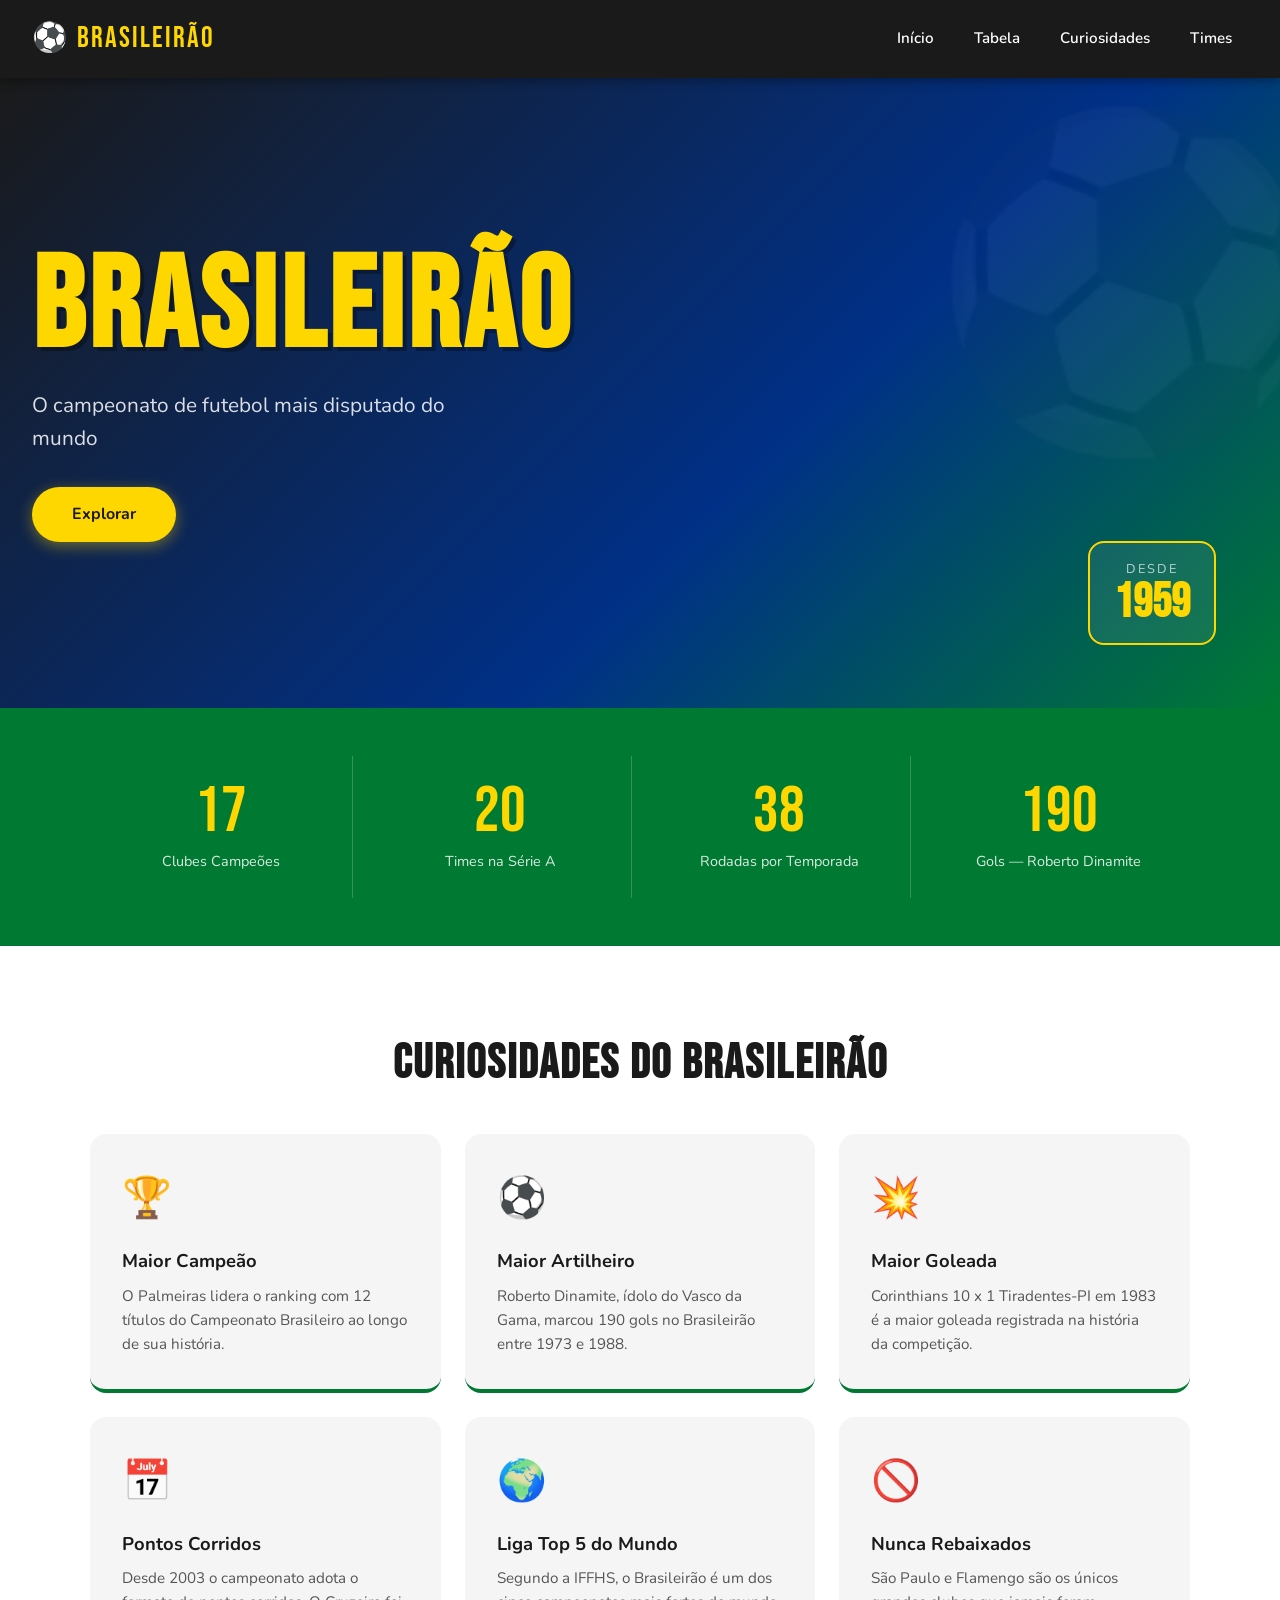
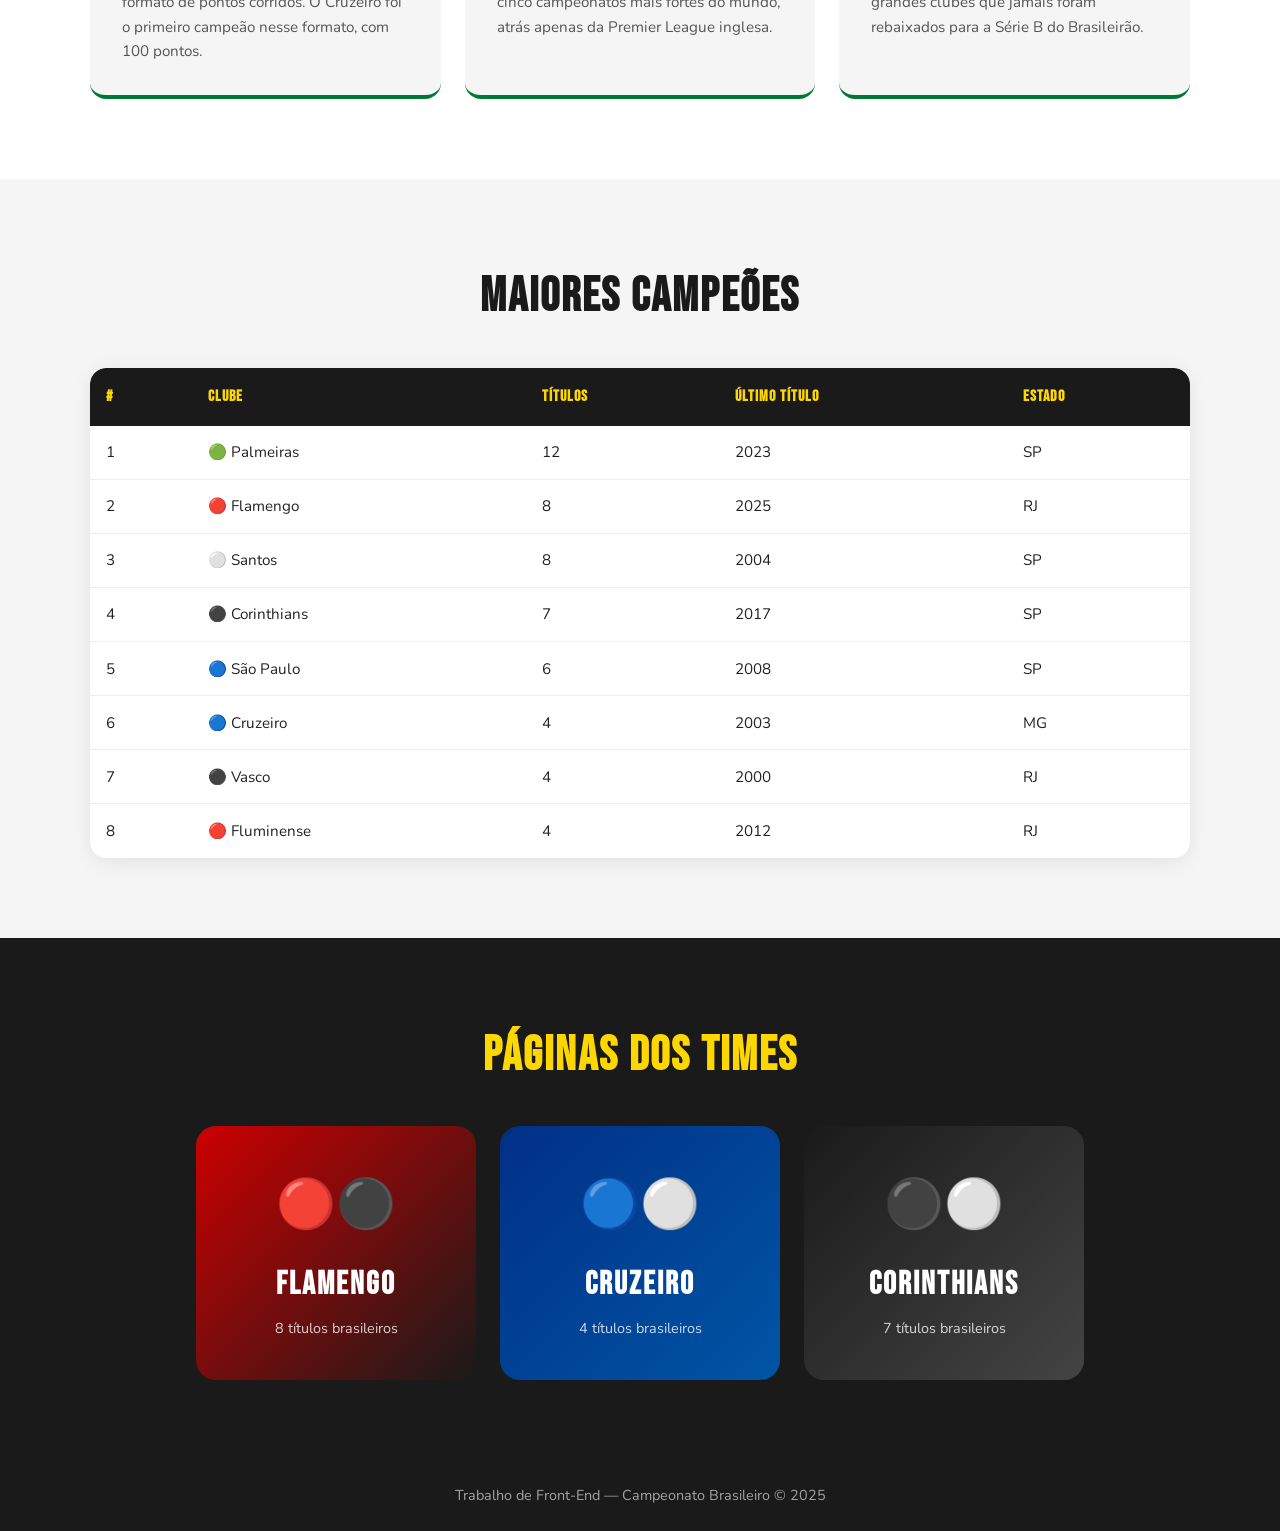
<file: index.html>
<!DOCTYPE html>
<html lang="pt-BR">
<head>
  <meta charset="UTF-8">
  <meta name="viewport" content="width=device-width, initial-scale=1.0">
  <title>Brasileirão - O Maior Campeonato do Brasil</title>
  <link rel="preconnect" href="https://fonts.googleapis.com">
  <link rel="preconnect" href="https://fonts.gstatic.com" crossorigin>
  <link href="https://fonts.googleapis.com/css2?family=Bebas+Neue&family=Nunito:wght@400;600;700&display=swap" rel="stylesheet">
  <link rel="stylesheet" href="index.css">
</head>
<body>

  <nav class="navbar">
    <div class="nav-logo">⚽ Brasileirão</div>
    <input type="checkbox" id="nav-toggle" class="nav-toggle">
    <label for="nav-toggle" class="nav-icon">&#9776;</label>
    <ul class="nav-links">
      <li><a href="index.html">Início</a></li>
      <li><a href="#">Tabela</a></li>
      <li><a href="#">Curiosidades</a></li>
      <li><a href="#">Times</a></li>
    </ul>
  </nav>

  <header class="hero">
    <div class="hero-conteudo">
      <h1>Brasileirão</h1>
      <p>O campeonato de futebol mais disputado do mundo</p>
      <a href="#curiosidades" class="btn-hero">Explorar</a>
    </div>
    <div class="hero-badge">
      <span>Desde</span>
      <strong>1959</strong>
    </div>
  </header>

  <main>

    <section class="numeros">
      <div class="container">
        <div class="numeros-grid">
          <div class="numero-card">
            <span class="numero-valor">17</span>
            <span class="numero-label">Clubes Campeões</span>
          </div>
          <div class="numero-card">
            <span class="numero-valor">20</span>
            <span class="numero-label">Times na Série A</span>
          </div>
          <div class="numero-card">
            <span class="numero-valor">38</span>
            <span class="numero-label">Rodadas por Temporada</span>
          </div>
          <div class="numero-card">
            <span class="numero-valor">190</span>
            <span class="numero-label">Gols — Roberto Dinamite</span>
          </div>
        </div>
      </div>
    </section>

    <section id="curiosidades" class="curiosidades">
      <div class="container">
        <h2 class="secao-titulo">Curiosidades do Brasileirão</h2>
        <div class="cards-grid">
          <article class="card">
            <div class="card-icon">🏆</div>
            <h3>Maior Campeão</h3>
            <p>O Palmeiras lidera o ranking com 12 títulos do Campeonato Brasileiro ao longo de sua história.</p>
          </article>
          <article class="card">
            <div class="card-icon">⚽</div>
            <h3>Maior Artilheiro</h3>
            <p>Roberto Dinamite, ídolo do Vasco da Gama, marcou 190 gols no Brasileirão entre 1973 e 1988.</p>
          </article>
          <article class="card">
            <div class="card-icon">💥</div>
            <h3>Maior Goleada</h3>
            <p>Corinthians 10 x 1 Tiradentes-PI em 1983 é a maior goleada registrada na história da competição.</p>
          </article>
          <article class="card">
            <div class="card-icon">📅</div>
            <h3>Pontos Corridos</h3>
            <p>Desde 2003 o campeonato adota o formato de pontos corridos. O Cruzeiro foi o primeiro campeão nesse formato, com 100 pontos.</p>
          </article>
          <article class="card">
            <div class="card-icon">🌍</div>
            <h3>Liga Top 5 do Mundo</h3>
            <p>Segundo a IFFHS, o Brasileirão é um dos cinco campeonatos mais fortes do mundo, atrás apenas da Premier League inglesa.</p>
          </article>
          <article class="card">
            <div class="card-icon">🚫</div>
            <h3>Nunca Rebaixados</h3>
            <p>São Paulo e Flamengo são os únicos grandes clubes que jamais foram rebaixados para a Série B do Brasileirão.</p>
          </article>
        </div>
      </div>
    </section>

    <section class="tabela-secao">
      <div class="container">
        <h2 class="secao-titulo">Maiores Campeões</h2>
        <div class="tabela-wrapper">
          <table>
            <thead>
              <tr>
                <th>#</th>
                <th>Clube</th>
                <th>Títulos</th>
                <th>Último Título</th>
                <th>Estado</th>
              </tr>
            </thead>
            <tbody>
              <tr>
                <td>1</td>
                <td>🟢 Palmeiras</td>
                <td>12</td>
                <td>2023</td>
                <td>SP</td>
              </tr>
              <tr>
                <td>2</td>
                <td>🔴 Flamengo</td>
                <td>8</td>
                <td>2025</td>
                <td>RJ</td>
              </tr>
              <tr>
                <td>3</td>
                <td>⚪ Santos</td>
                <td>8</td>
                <td>2004</td>
                <td>SP</td>
              </tr>
              <tr>
                <td>4</td>
                <td>⚫ Corinthians</td>
                <td>7</td>
                <td>2017</td>
                <td>SP</td>
              </tr>
              <tr>
                <td>5</td>
                <td>🔵 São Paulo</td>
                <td>6</td>
                <td>2008</td>
                <td>SP</td>
              </tr>
              <tr>
                <td>6</td>
                <td>🔵 Cruzeiro</td>
                <td>4</td>
                <td>2003</td>
                <td>MG</td>
              </tr>
              <tr>
                <td>7</td>
                <td>⚫ Vasco</td>
                <td>4</td>
                <td>2000</td>
                <td>RJ</td>
              </tr>
              <tr>
                <td>8</td>
                <td>🔴 Fluminense</td>
                <td>4</td>
                <td>2012</td>
                <td>RJ</td>
              </tr>
            </tbody>
          </table>
        </div>
      </div>
    </section>

    <section class="times-secao">
      <div class="container">
        <h2 class="secao-titulo">Páginas dos Times</h2>
        <div class="times-flex">
          <a href="flamengo.html" class="time-card flamengo">
            <div class="time-escudo">🔴⚫</div>
            <h3>Flamengo</h3>
            <p>8 títulos brasileiros</p>
          </a>
          <a href="cruzeiro.html" class="time-card cruzeiro">
            <div class="time-escudo">🔵⚪</div>
            <h3>Cruzeiro</h3>
            <p>4 títulos brasileiros</p>
          </a>
          <a href="corinthians.html" class="time-card corinthians">
            <div class="time-escudo">⚫⚪</div>
            <h3>Corinthians</h3>
            <p>7 títulos brasileiros</p>
          </a>
        </div>
      </div>
    </section>

  </main>

  <footer class="rodape">
    <p>Trabalho de Front-End &mdash; Campeonato Brasileiro &copy; 2025</p>
  </footer>

</body>
</html>
</file>
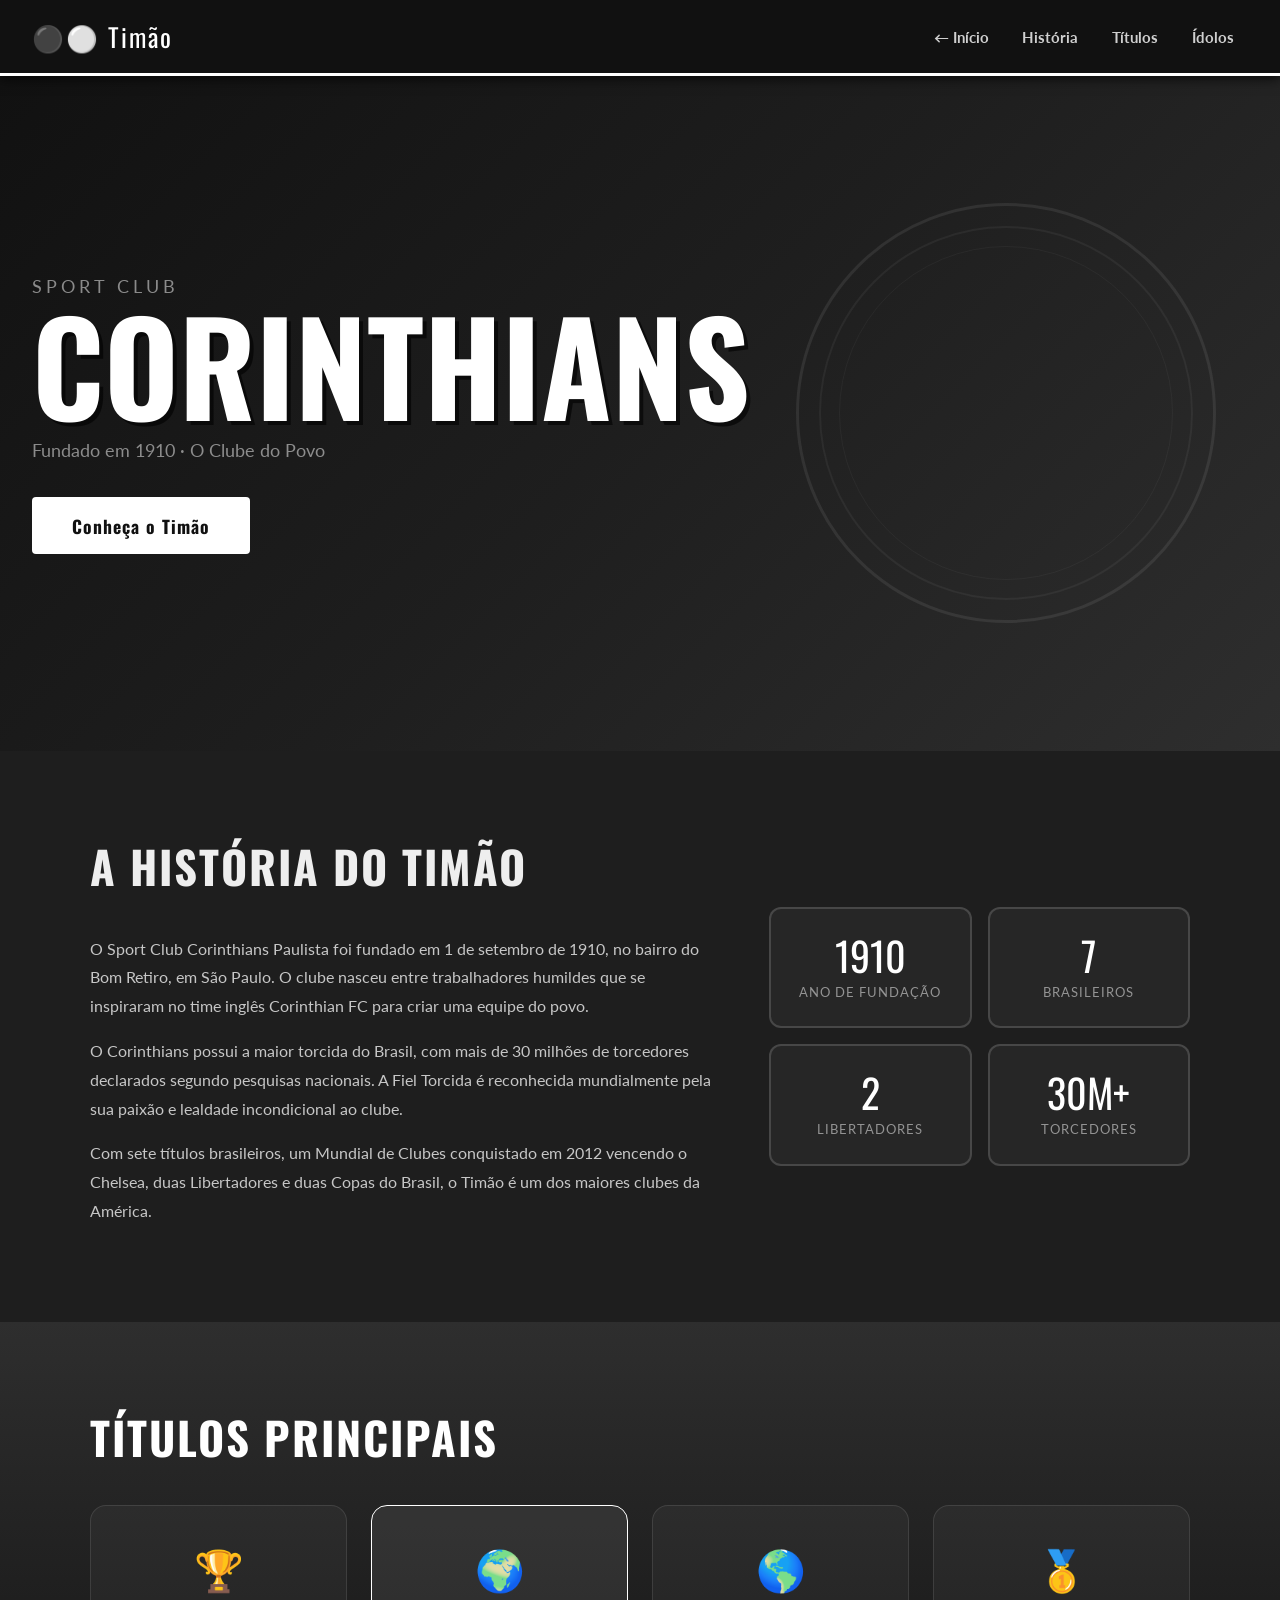
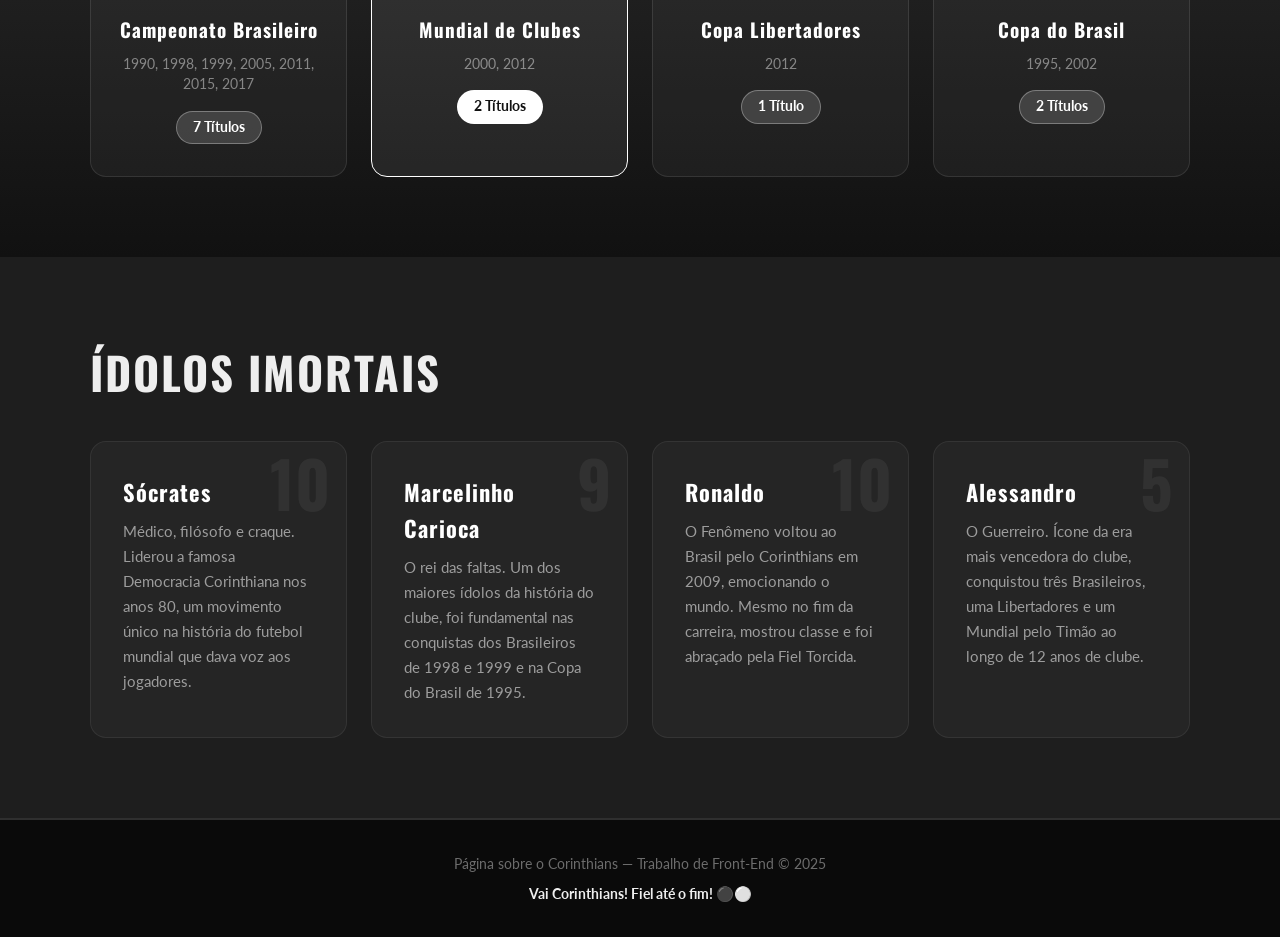
<file: Corinthians.html>
<!DOCTYPE html>
<html lang="pt-BR">
<head>
  <meta charset="UTF-8">
  <meta name="viewport" content="width=device-width, initial-scale=1.0">
  <title>Corinthians - O Timão</title>
  <link rel="preconnect" href="https://fonts.googleapis.com">
  <link rel="preconnect" href="https://fonts.gstatic.com" crossorigin>
  <link href="https://fonts.googleapis.com/css2?family=Oswald:wght@400;600;700&family=Lato:wght@400;700&display=swap" rel="stylesheet">
  <link rel="stylesheet" href="corinthians.css">
</head>
<body>

  <nav class="navbar">
    <div class="nav-logo">⚫⚪ Timão</div>
    <input type="checkbox" id="nav-toggle" class="nav-toggle">
    <label for="nav-toggle" class="nav-icon">&#9776;</label>
    <ul class="nav-links">
      <li><a href="index.html">← Início</a></li>
      <li><a href="#historia">História</a></li>
      <li><a href="#titulos">Títulos</a></li>
      <li><a href="#idolos">Ídolos</a></li>
    </ul>
  </nav>

  <header class="hero">
    <div class="hero-conteudo">
      <p class="hero-sub">Sport Club</p>
      <h1>Corinthians</h1>
      <p class="hero-desc">Fundado em 1910 · O Clube do Povo</p>
      <a href="#historia" class="btn-hero">Conheça o Timão</a>
    </div>
    <div class="hero-circulo"></div>
  </header>

  <main>

    <section id="historia" class="historia-secao">
      <div class="container">
        <div class="historia-grid">
          <div class="historia-texto">
            <h2 class="secao-titulo">A História do Timão</h2>
            <p>
              O Sport Club Corinthians Paulista foi fundado em 1 de setembro de 1910, no bairro do Bom
              Retiro, em São Paulo. O clube nasceu entre trabalhadores humildes que se inspiraram no
              time inglês Corinthian FC para criar uma equipe do povo.
            </p>
            <p>
              O Corinthians possui a maior torcida do Brasil, com mais de 30 milhões de torcedores
              declarados segundo pesquisas nacionais. A Fiel Torcida é reconhecida mundialmente pela
              sua paixão e lealdade incondicional ao clube.
            </p>
            <p>
              Com sete títulos brasileiros, um Mundial de Clubes conquistado em 2012 vencendo o Chelsea,
              duas Libertadores e duas Copas do Brasil, o Timão é um dos maiores clubes da América.
            </p>
          </div>
          <div class="historia-destaque">
            <div class="destaque-box">
              <span class="destaque-numero">1910</span>
              <span class="destaque-label">Ano de Fundação</span>
            </div>
            <div class="destaque-box">
              <span class="destaque-numero">7</span>
              <span class="destaque-label">Brasileiros</span>
            </div>
            <div class="destaque-box">
              <span class="destaque-numero">2</span>
              <span class="destaque-label">Libertadores</span>
            </div>
            <div class="destaque-box">
              <span class="destaque-numero">30M+</span>
              <span class="destaque-label">Torcedores</span>
            </div>
          </div>
        </div>
      </div>
    </section>

    <section id="titulos" class="titulos-secao">
      <div class="container">
        <h2 class="secao-titulo claro">Títulos Principais</h2>
        <div class="titulos-grid">
          <div class="titulo-card">
            <div class="titulo-icone">🏆</div>
            <h3>Campeonato Brasileiro</h3>
            <p class="titulo-anos">1990, 1998, 1999, 2005, 2011, 2015, 2017</p>
            <span class="titulo-qtd">7 Títulos</span>
          </div>
          <div class="titulo-card destaque">
            <div class="titulo-icone">🌍</div>
            <h3>Mundial de Clubes</h3>
            <p class="titulo-anos">2000, 2012</p>
            <span class="titulo-qtd">2 Títulos</span>
          </div>
          <div class="titulo-card">
            <div class="titulo-icone">🌎</div>
            <h3>Copa Libertadores</h3>
            <p class="titulo-anos">2012</p>
            <span class="titulo-qtd">1 Título</span>
          </div>
          <div class="titulo-card">
            <div class="titulo-icone">🥇</div>
            <h3>Copa do Brasil</h3>
            <p class="titulo-anos">1995, 2002</p>
            <span class="titulo-qtd">2 Títulos</span>
          </div>
        </div>
      </div>
    </section>

    <section id="idolos" class="idolos-secao">
      <div class="container">
        <h2 class="secao-titulo">Ídolos Imortais</h2>
        <div class="idolos-grid">
          <article class="idolo-card">
            <div class="idolo-numero">10</div>
            <h3>Sócrates</h3>
            <p>Médico, filósofo e craque. Liderou a famosa Democracia Corinthiana nos anos 80, um movimento único na história do futebol mundial que dava voz aos jogadores.</p>
          </article>
          <article class="idolo-card">
            <div class="idolo-numero">9</div>
            <h3>Marcelinho Carioca</h3>
            <p>O rei das faltas. Um dos maiores ídolos da história do clube, foi fundamental nas conquistas dos Brasileiros de 1998 e 1999 e na Copa do Brasil de 1995.</p>
          </article>
          <article class="idolo-card">
            <div class="idolo-numero">10</div>
            <h3>Ronaldo</h3>
            <p>O Fenômeno voltou ao Brasil pelo Corinthians em 2009, emocionando o mundo. Mesmo no fim da carreira, mostrou classe e foi abraçado pela Fiel Torcida.</p>
          </article>
          <article class="idolo-card">
            <div class="idolo-numero">5</div>
            <h3>Alessandro</h3>
            <p>O Guerreiro. Ícone da era mais vencedora do clube, conquistou três Brasileiros, uma Libertadores e um Mundial pelo Timão ao longo de 12 anos de clube.</p>
          </article>
        </div>
      </div>
    </section>

  </main>

  <footer class="rodape">
    <p>Página sobre o Corinthians &mdash; Trabalho de Front-End &copy; 2025</p>
    <p class="rodape-sub">Vai Corinthians! Fiel até o fim! ⚫⚪</p>
  </footer>

</body>
</html>
</file>
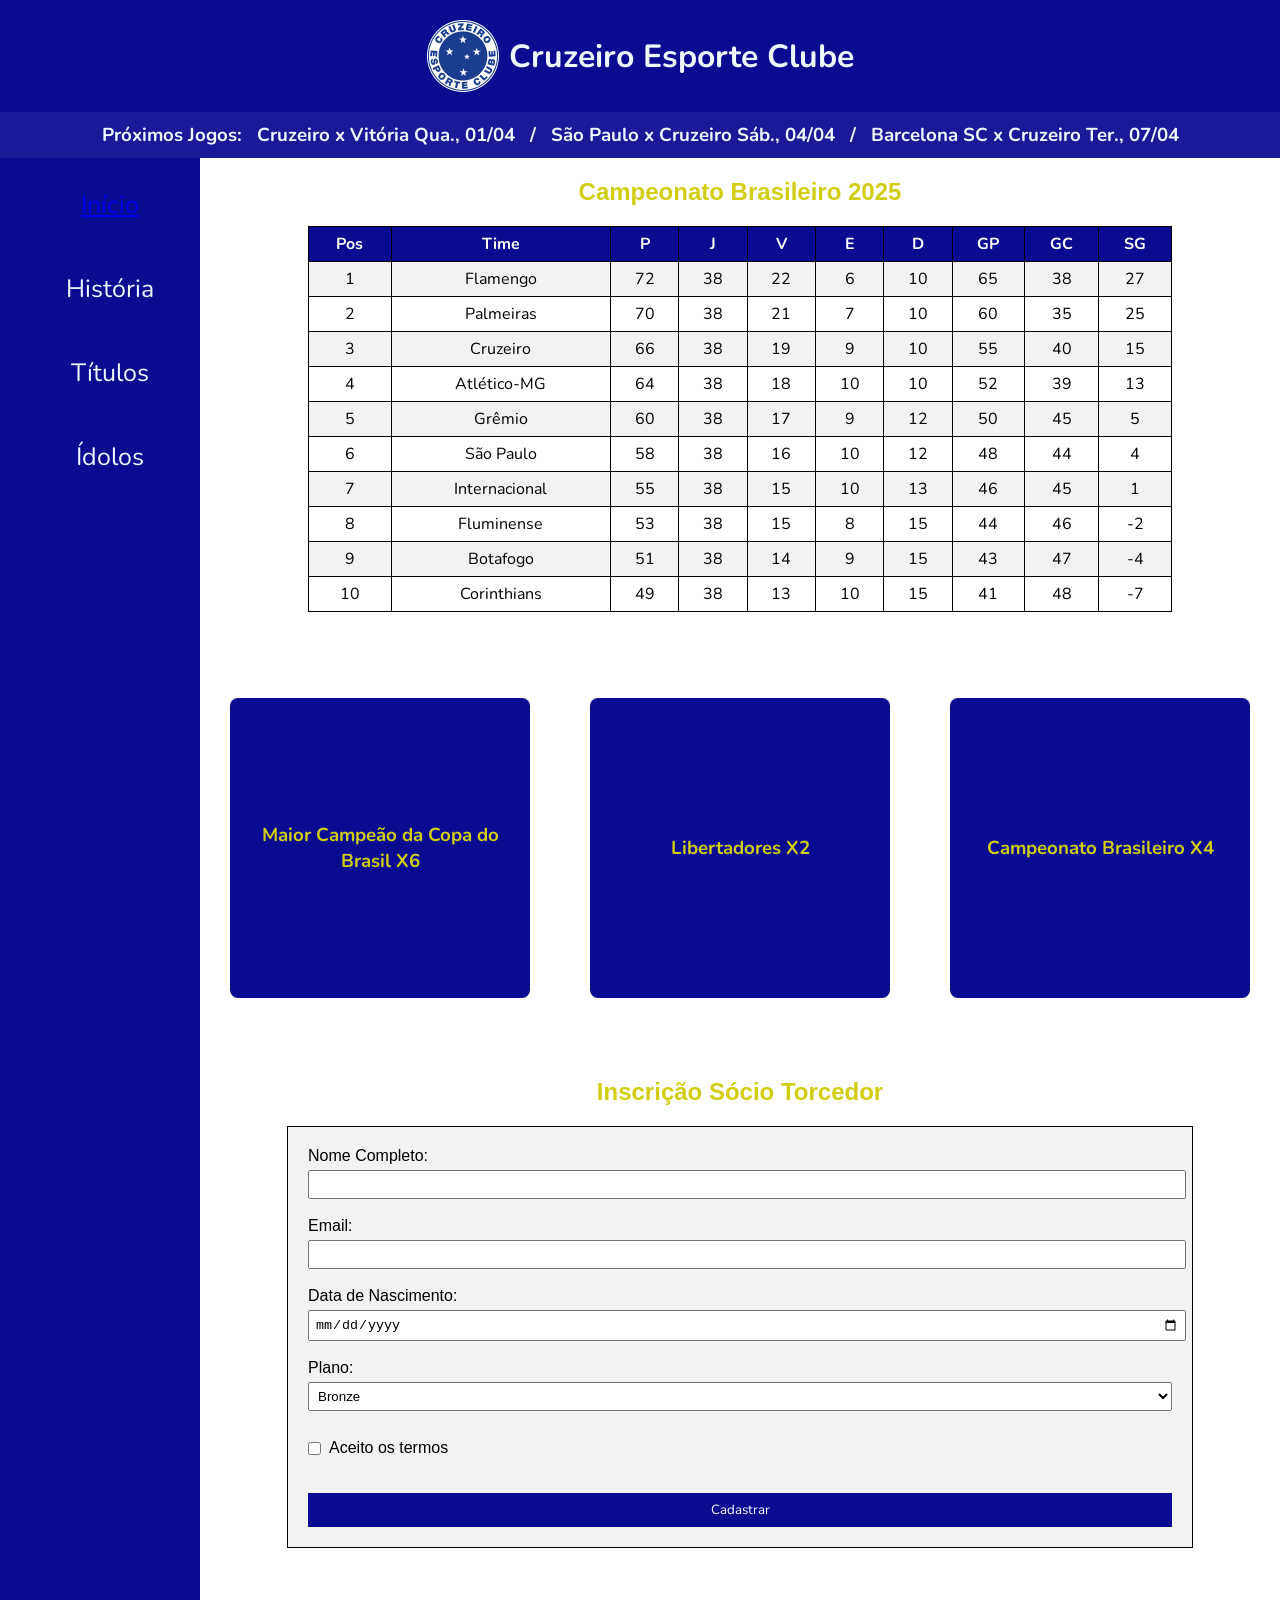
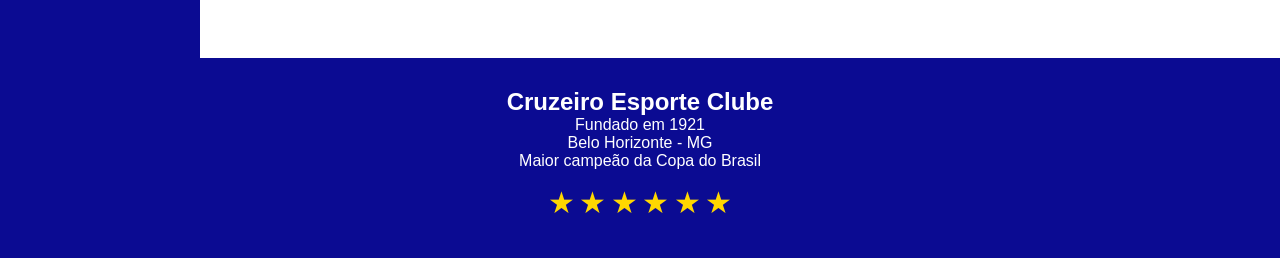
<file: cruzeiro.html>
<!DOCTYPE html>
<html lang="pt-br">
<head>
    <meta charset="UTF-8">
    <meta name="viewport" content="width=device-width, initial-scale=1.0">
    <title>Cruzeiro Esporte Clube</title>
    <link rel="stylesheet" href="cruzeiro.css">
</head>
<body>
    <header class="topo">
        <img src="cruzeiro.jpg" alt="">
        <h1>Cruzeiro Esporte Clube</h1>
    </header>

    
    <div class="proximos-jogos">
        <h3>Próximos Jogos:</h3>
        <h3>Cruzeiro x Vitória Qua., 01/04</h3>
        <h3>/</h3>
        <h3>São Paulo x Cruzeiro Sáb., 04/04</h3>
        <h3>/</h3>
        <h3>Barcelona SC x Cruzeiro Ter., 07/04</h3>
    </div>
    
    <div class="grid">
        <div class="menu">
            <ul>
                <li><a href="index.html">Início</a></li>
                <li>História</li>
                <li>Títulos</li>
                <li>Ídolos</li>
            </ul>
        </div>

        <div class="principal">
            <h2 class="titulo-tabela">Campeonato Brasileiro 2025</h2>

            <table class="tabela">
                <tr>
                    <th>Pos</th>
                    <th>Time</th>
                    <th>P</th>
                    <th>J</th>
                    <th>V</th>
                    <th>E</th>
                    <th>D</th>
                    <th>GP</th>
                    <th>GC</th>
                    <th>SG</th>
                </tr>

                <tr><td>1</td><td>Flamengo</td><td>72</td><td>38</td><td>22</td><td>6</td><td>10</td><td>65</td><td>38</td><td>27</td></tr>
                <tr><td>2</td><td>Palmeiras</td><td>70</td><td>38</td><td>21</td><td>7</td><td>10</td><td>60</td><td>35</td><td>25</td></tr>
                <tr><td>3</td><td>Cruzeiro</td><td>66</td><td>38</td><td>19</td><td>9</td><td>10</td><td>55</td><td>40</td><td>15</td></tr>
                <tr><td>4</td><td>Atlético-MG</td><td>64</td><td>38</td><td>18</td><td>10</td><td>10</td><td>52</td><td>39</td><td>13</td></tr>
                <tr><td>5</td><td>Grêmio</td><td>60</td><td>38</td><td>17</td><td>9</td><td>12</td><td>50</td><td>45</td><td>5</td></tr>
                <tr><td>6</td><td>São Paulo</td><td>58</td><td>38</td><td>16</td><td>10</td><td>12</td><td>48</td><td>44</td><td>4</td></tr>
                <tr><td>7</td><td>Internacional</td><td>55</td><td>38</td><td>15</td><td>10</td><td>13</td><td>46</td><td>45</td><td>1</td></tr>
                <tr><td>8</td><td>Fluminense</td><td>53</td><td>38</td><td>15</td><td>8</td><td>15</td><td>44</td><td>46</td><td>-2</td></tr>
                <tr><td>9</td><td>Botafogo</td><td>51</td><td>38</td><td>14</td><td>9</td><td>15</td><td>43</td><td>47</td><td>-4</td></tr>
                <tr><td>10</td><td>Corinthians</td><td>49</td><td>38</td><td>13</td><td>10</td><td>15</td><td>41</td><td>48</td><td>-7</td></tr>
            </table>
        </div>
        <div class="titulos">
                <div><h3>Maior Campeão da Copa do Brasil X6</h3></div>
                <div><h3>Libertadores X2</h3></div>
                <div><h3>Campeonato Brasileiro X4</h3></div>
        
        </div>

         <div class="forms">
            <h2 class="titulo-form">Inscrição Sócio Torcedor</h2>

            <form class="formulario">

                <label>Nome Completo:</label><br>
                <input type="text" required><br><br>

                <label>Email:</label><br>
                <input type="email" required><br><br>

                <label>Data de Nascimento:</label><br>
                <input type="date"><br><br>

                <label>Plano:</label><br>
                <select>
                <option>Bronze</option>
                <option>Prata</option>
                <option>Ouro</option>
                </select><br><br>

                <label class="check">
                    <input type="checkbox" title="Aceito os Termos">
                    Aceito os termos
                </label><br><br>

                <button type="submit">Cadastrar</button>

            </form>
        </div>

        <div class="footer">
        <h2>Cruzeiro Esporte Clube</h2>

        <p>Fundado em 1921</p>
        <p>Belo Horizonte - MG</p>
        <p>Maior campeão da Copa do Brasil</p>
        <span class="estrelas">★</span>
        <span class="estrelas">★</span>
        <span class="estrelas">★</span>
        <span class="estrelas">★</span>
        <span class="estrelas">★</span>
        <span class="estrelas">★</span>
        </div>
    </div>
    </div>

</body>
</html>
</file>
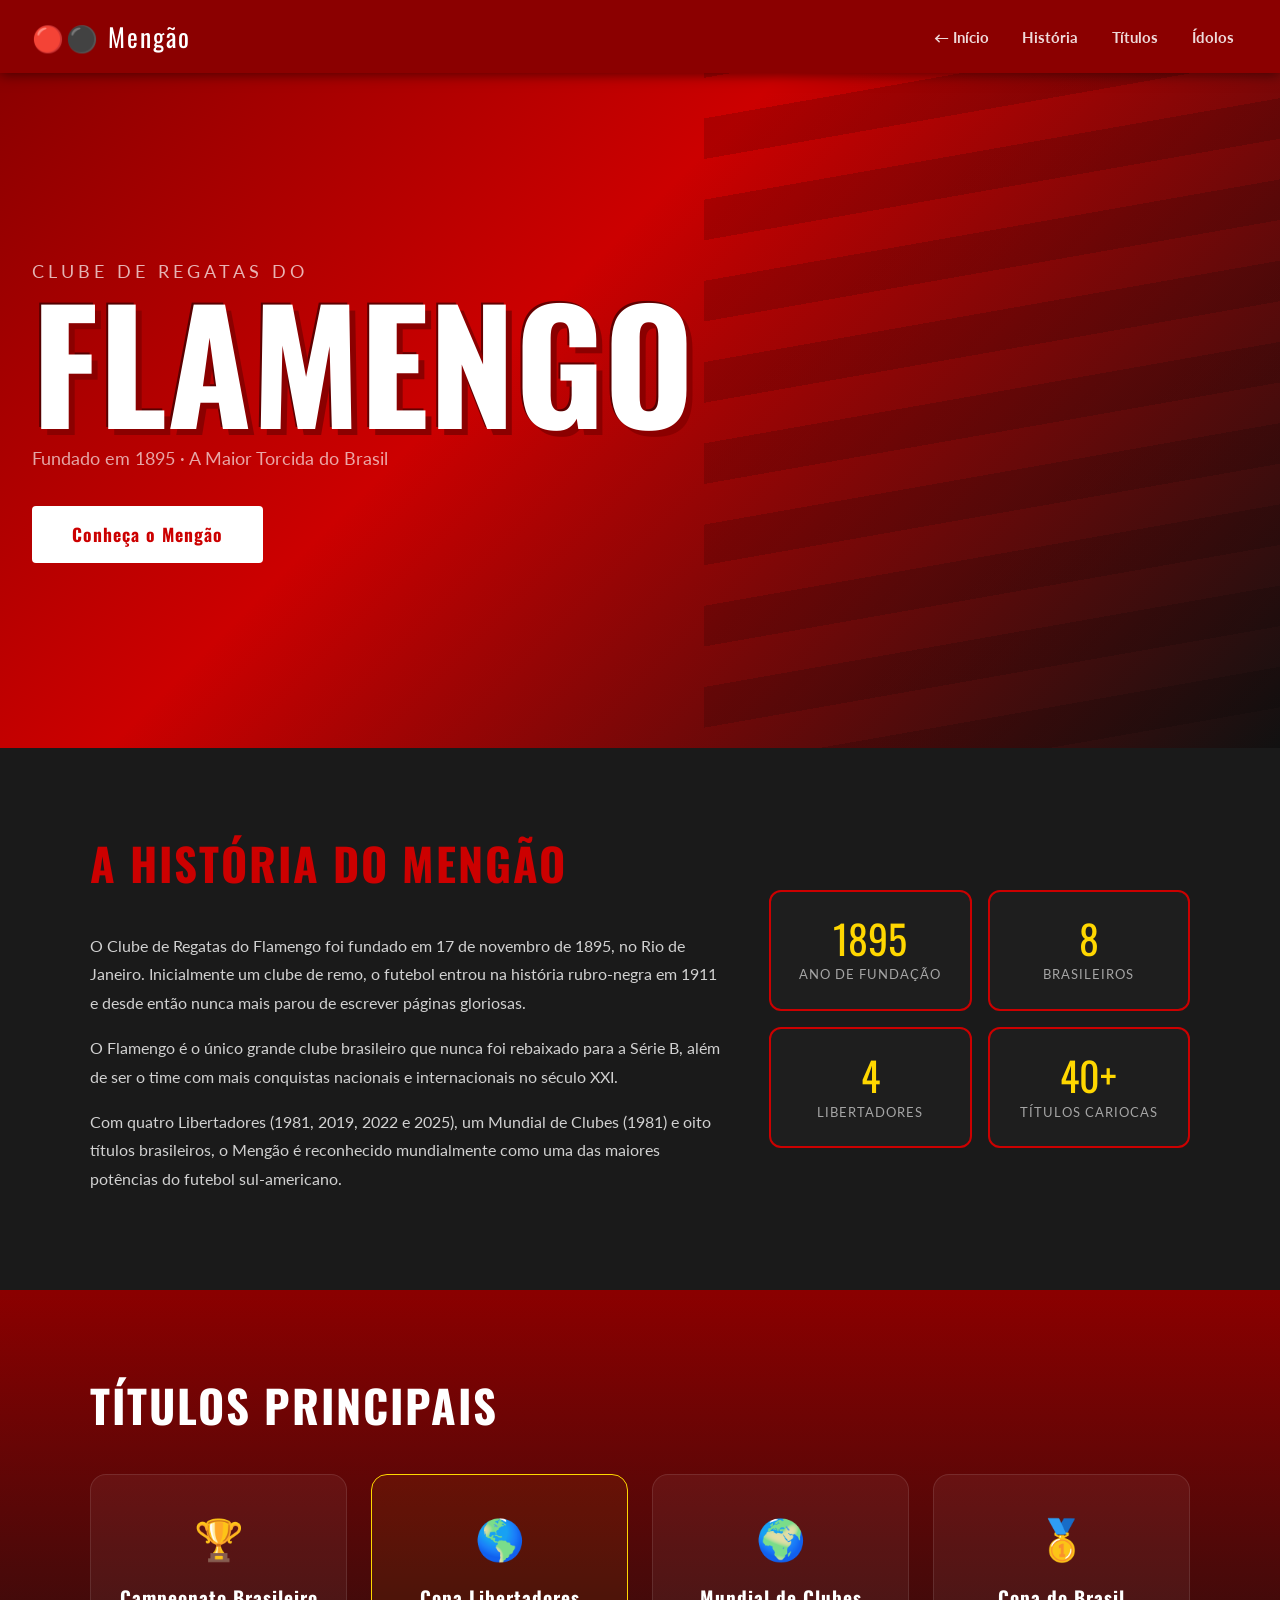
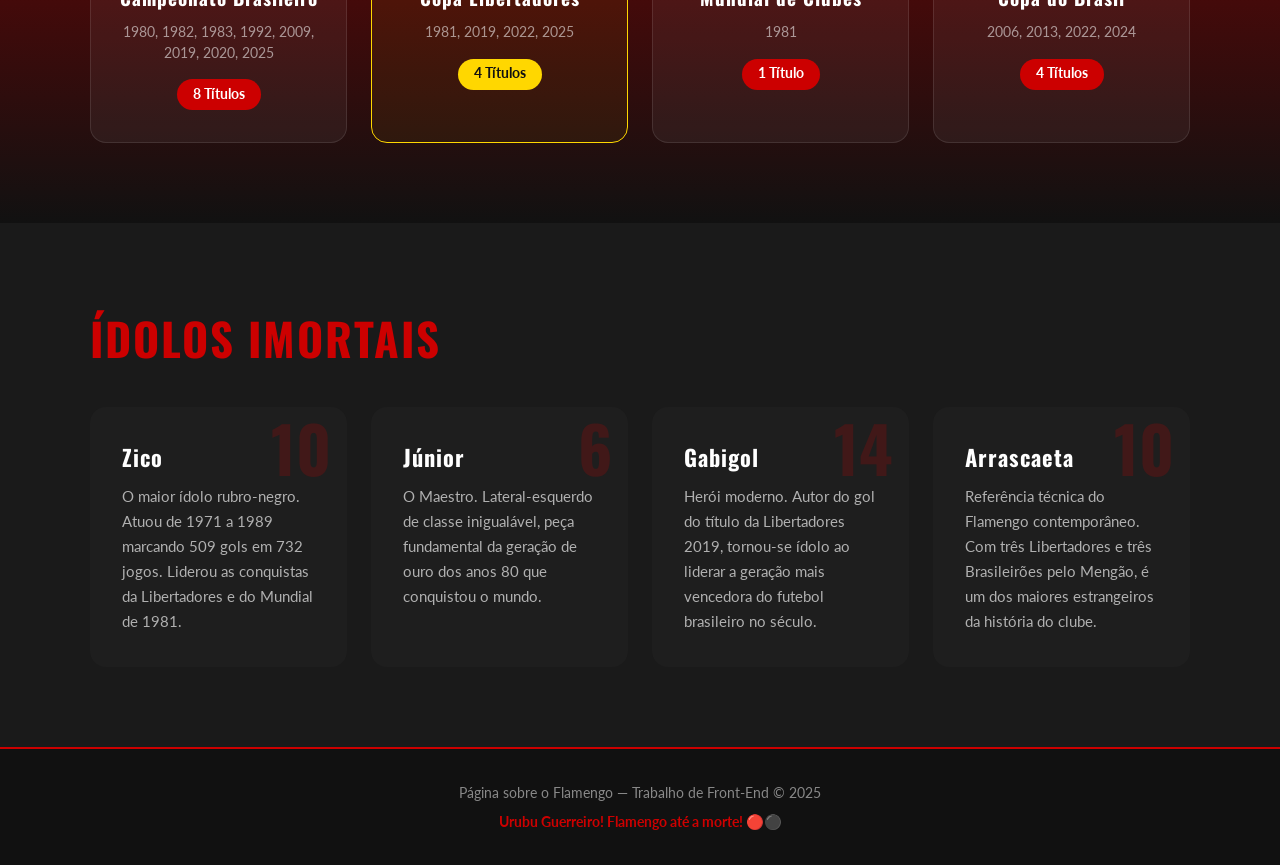
<file: Flamengo.html>
<!DOCTYPE html>
<html lang="pt-BR">
<head>
  <meta charset="UTF-8">
  <meta name="viewport" content="width=device-width, initial-scale=1.0">
  <title>Flamengo - O Maior do Brasil</title>
  <link rel="preconnect" href="https://fonts.googleapis.com">
  <link rel="preconnect" href="https://fonts.gstatic.com" crossorigin>
  <link href="https://fonts.googleapis.com/css2?family=Oswald:wght@400;600;700&family=Lato:wght@400;700&display=swap" rel="stylesheet">
  <link rel="stylesheet" href="flamengo.css">
</head>
<body>

  <nav class="navbar">
    <div class="nav-logo">🔴⚫ Mengão</div>
    <input type="checkbox" id="nav-toggle" class="nav-toggle">
    <label for="nav-toggle" class="nav-icon">&#9776;</label>
    <ul class="nav-links">
      <li><a href="index.html">← Início</a></li>
      <li><a href="#historia">História</a></li>
      <li><a href="#titulos">Títulos</a></li>
      <li><a href="#idolos">Ídolos</a></li>
    </ul>
  </nav>

  <header class="hero">
    <div class="hero-conteudo">
      <p class="hero-sub">Clube de Regatas do</p>
      <h1>Flamengo</h1>
      <p class="hero-desc">Fundado em 1895 · A Maior Torcida do Brasil</p>
      <a href="#historia" class="btn-hero">Conheça o Mengão</a>
    </div>
    <div class="hero-listras"></div>
  </header>

  <main>

    <section id="historia" class="historia-secao">
      <div class="container">
        <div class="historia-grid">
          <div class="historia-texto">
            <h2 class="secao-titulo">A História do Mengão</h2>
            <p>
              O Clube de Regatas do Flamengo foi fundado em 17 de novembro de 1895, no Rio de Janeiro.
              Inicialmente um clube de remo, o futebol entrou na história rubro-negra em 1911 e desde então
              nunca mais parou de escrever páginas gloriosas.
            </p>
            <p>
              O Flamengo é o único grande clube brasileiro que nunca foi rebaixado para a Série B, além de
              ser o time com mais conquistas nacionais e internacionais no século XXI.
            </p>
            <p>
              Com quatro Libertadores (1981, 2019, 2022 e 2025), um Mundial de Clubes (1981) e oito
              títulos brasileiros, o Mengão é reconhecido mundialmente como uma das maiores potências
              do futebol sul-americano.
            </p>
          </div>
          <div class="historia-destaque">
            <div class="destaque-box">
              <span class="destaque-numero">1895</span>
              <span class="destaque-label">Ano de Fundação</span>
            </div>
            <div class="destaque-box">
              <span class="destaque-numero">8</span>
              <span class="destaque-label">Brasileiros</span>
            </div>
            <div class="destaque-box">
              <span class="destaque-numero">4</span>
              <span class="destaque-label">Libertadores</span>
            </div>
            <div class="destaque-box">
              <span class="destaque-numero">40+</span>
              <span class="destaque-label">Títulos Cariocas</span>
            </div>
          </div>
        </div>
      </div>
    </section>

    <section id="titulos" class="titulos-secao">
      <div class="container">
        <h2 class="secao-titulo claro">Títulos Principais</h2>
        <div class="titulos-grid">
          <div class="titulo-card">
            <div class="titulo-icone">🏆</div>
            <h3>Campeonato Brasileiro</h3>
            <p class="titulo-anos">1980, 1982, 1983, 1992, 2009, 2019, 2020, 2025</p>
            <span class="titulo-qtd">8 Títulos</span>
          </div>
          <div class="titulo-card destaque">
            <div class="titulo-icone">🌎</div>
            <h3>Copa Libertadores</h3>
            <p class="titulo-anos">1981, 2019, 2022, 2025</p>
            <span class="titulo-qtd">4 Títulos</span>
          </div>
          <div class="titulo-card">
            <div class="titulo-icone">🌍</div>
            <h3>Mundial de Clubes</h3>
            <p class="titulo-anos">1981</p>
            <span class="titulo-qtd">1 Título</span>
          </div>
          <div class="titulo-card">
            <div class="titulo-icone">🥇</div>
            <h3>Copa do Brasil</h3>
            <p class="titulo-anos">2006, 2013, 2022, 2024</p>
            <span class="titulo-qtd">4 Títulos</span>
          </div>
        </div>
      </div>
    </section>

    <section id="idolos" class="idolos-secao">
      <div class="container">
        <h2 class="secao-titulo">Ídolos Imortais</h2>
        <div class="idolos-grid">
          <article class="idolo-card">
            <div class="idolo-numero">10</div>
            <h3>Zico</h3>
            <p>O maior ídolo rubro-negro. Atuou de 1971 a 1989 marcando 509 gols em 732 jogos. Liderou as conquistas da Libertadores e do Mundial de 1981.</p>
          </article>
          <article class="idolo-card">
            <div class="idolo-numero">6</div>
            <h3>Júnior</h3>
            <p>O Maestro. Lateral-esquerdo de classe inigualável, peça fundamental da geração de ouro dos anos 80 que conquistou o mundo.</p>
          </article>
          <article class="idolo-card">
            <div class="idolo-numero">14</div>
            <h3>Gabigol</h3>
            <p>Herói moderno. Autor do gol do título da Libertadores 2019, tornou-se ídolo ao liderar a geração mais vencedora do futebol brasileiro no século.</p>
          </article>
          <article class="idolo-card">
            <div class="idolo-numero">10</div>
            <h3>Arrascaeta</h3>
            <p>Referência técnica do Flamengo contemporâneo. Com três Libertadores e três Brasileirões pelo Mengão, é um dos maiores estrangeiros da história do clube.</p>
          </article>
        </div>
      </div>
    </section>

  </main>

   <footer class="rodape">
    <p>Página sobre o Flamengo &mdash; Trabalho de Front-End &copy; 2025</p>
    <p class="rodape-sub">Urubu Guerreiro! Flamengo até a morte! 🔴⚫</p>
  </footer>

</body>
</html>
</file>
<file: index.css>
:root {
  --verde: #007a33;
  --amarelo: #ffd700;
  --azul: #003087;
  --branco: #ffffff;
  --cinza-claro: #f5f5f5;
  --cinza-escuro: #1a1a1a;
  --texto: #222222;
}

* {
  margin: 0;
  padding: 0;
  box-sizing: border-box;
}

body {
  font-family: 'Nunito', sans-serif;
  background-color: var(--cinza-claro);
  color: var(--texto);
  line-height: 1.6;
}

img {
  max-width: 100%;
  display: block;
}

.container {
  width: 90%;
  max-width: 1100px;
  margin: 0 auto;
}

/* NAVBAR */
.navbar {
  position: sticky;
  top: 0;
  z-index: 100;
  background-color: var(--cinza-escuro);
  display: flex;
  align-items: center;
  justify-content: space-between;
  padding: 1rem 2rem;
  box-shadow: 0 2px 10px rgba(0,0,0,0.4);
}

.nav-logo {
  font-family: 'Bebas Neue', cursive;
  font-size: clamp(1.4rem, 3vw, 1.8rem);
  color: var(--amarelo);
  letter-spacing: 2px;
}

.nav-toggle {
  display: none;
}

.nav-icon {
  display: none;
  font-size: 1.8rem;
  color: var(--branco);
  cursor: pointer;
}

.nav-links {
  list-style: none;
  display: flex;
  gap: 0.5rem;
}

.nav-links a {
  color: var(--branco);
  text-decoration: none;
  padding: 0.5rem 1rem;
  border-radius: 6px;
  font-weight: 600;
  font-size: 0.95rem;
  transition: background 0.3s, color 0.3s;
}

.nav-links a:hover {
  background-color: var(--amarelo);
  color: var(--cinza-escuro);
}

/* HERO */
.hero {
  position: relative;
  background: linear-gradient(135deg, var(--cinza-escuro) 0%, var(--azul) 60%, var(--verde) 100%);
  min-height: 70vh;
  display: flex;
  align-items: center;
  padding: 4rem 2rem;
  overflow: hidden;
}

.hero::before {
  content: '⚽';
  position: absolute;
  font-size: 20rem;
  opacity: 0.04;
  right: -3rem;
  top: -3rem;
  animation: giraBola 20s linear infinite;
}

@keyframes giraBola {
  from { transform: rotate(0deg); }
  to { transform: rotate(360deg); }
}

.hero-conteudo {
  animation: fadeEntrada 0.8s ease both;
}

@keyframes fadeEntrada {
  from { opacity: 0; transform: translateY(30px); }
  to { opacity: 1; transform: translateY(0); }
}

.hero-conteudo h1 {
  font-family: 'Bebas Neue', cursive;
  font-size: clamp(4rem, 10vw, 9rem);
  color: var(--amarelo);
  line-height: 1;
  letter-spacing: 4px;
  text-shadow: 4px 4px 0px rgba(0,0,0,0.3);
}

.hero-conteudo p {
  font-size: clamp(1rem, 2.5vw, 1.3rem);
  color: rgba(255,255,255,0.85);
  margin: 1rem 0 2rem;
  max-width: 480px;
}

.btn-hero {
  display: inline-block;
  background-color: var(--amarelo);
  color: var(--cinza-escuro);
  font-weight: 700;
  font-size: 1rem;
  padding: 0.9rem 2.5rem;
  border-radius: 50px;
  text-decoration: none;
  transition: transform 0.3s, box-shadow 0.3s;
  box-shadow: 0 4px 15px rgba(255, 215, 0, 0.4);
}

.btn-hero:hover {
  transform: translateY(-3px) scale(1.05);
  box-shadow: 0 8px 25px rgba(255, 215, 0, 0.5);
}

.hero-badge {
  position: absolute;
  right: 5%;
  bottom: 10%;
  background: rgba(255,255,255,0.08);
  border: 2px solid var(--amarelo);
  border-radius: 16px;
  padding: 1rem 1.5rem;
  text-align: center;
  color: white;
  animation: fadeEntrada 1s 0.3s ease both;
}

.hero-badge span {
  display: block;
  font-size: 0.8rem;
  text-transform: uppercase;
  letter-spacing: 2px;
  opacity: 0.7;
}

.hero-badge strong {
  font-family: 'Bebas Neue', cursive;
  font-size: 3rem;
  color: var(--amarelo);
  line-height: 1;
}

/* NUMEROS */
.numeros {
  background-color: var(--verde);
  padding: 3rem 0;
}

.numeros-grid {
  display: grid;
  grid-template-columns: repeat(4, 1fr);
  gap: 1rem;
}

.numero-card {
  text-align: center;
  color: white;
  padding: 1.5rem 1rem;
  border-right: 1px solid rgba(255,255,255,0.2);
  transition: transform 0.3s;
}

.numero-card:last-child {
  border-right: none;
}

.numero-card:hover {
  transform: scale(1.05);
}

.numero-valor {
  display: block;
  font-family: 'Bebas Neue', cursive;
  font-size: clamp(2.5rem, 5vw, 4rem);
  color: var(--amarelo);
  line-height: 1;
}

.numero-label {
  display: block;
  font-size: clamp(0.75rem, 1.5vw, 0.9rem);
  opacity: 0.85;
  margin-top: 0.4rem;
}

/* SEÇÃO TÍTULO */
.secao-titulo {
  font-family: 'Bebas Neue', cursive;
  font-size: clamp(2rem, 5vw, 3rem);
  color: var(--cinza-escuro);
  letter-spacing: 2px;
  margin-bottom: 2rem;
  text-align: center;
}

/* CURIOSIDADES */
.curiosidades {
  padding: 5rem 0;
  background-color: var(--branco);
}

.cards-grid {
  display: grid;
  grid-template-columns: repeat(auto-fit, minmax(280px, 1fr));
  gap: 1.5rem;
}

.card {
  background: var(--cinza-claro);
  border-radius: 16px;
  padding: 2rem;
  border-bottom: 4px solid var(--verde);
  transition: transform 0.3s, box-shadow 0.3s;
}

.card:hover {
  transform: translateY(-6px);
  box-shadow: 0 12px 30px rgba(0,0,0,0.12);
}

.card-icon {
  font-size: 2.5rem;
  margin-bottom: 1rem;
}

.card h3 {
  font-size: 1.15rem;
  font-weight: 700;
  margin-bottom: 0.5rem;
  color: var(--cinza-escuro);
}

.card p {
  font-size: 0.95rem;
  color: #555;
  line-height: 1.6;
}

/* TABELA */
.tabela-secao {
  padding: 5rem 0;
  background-color: var(--cinza-claro);
}

.tabela-wrapper {
  overflow-x: auto;
  border-radius: 16px;
  box-shadow: 0 4px 20px rgba(0,0,0,0.08);
}

table {
  width: 100%;
  border-collapse: collapse;
  background-color: white;
  border-radius: 16px;
  overflow: hidden;
}

thead tr {
  background-color: var(--cinza-escuro);
}

th {
  padding: 1rem;
  color: var(--amarelo);
  font-family: 'Bebas Neue', cursive;
  font-size: 1rem;
  letter-spacing: 1px;
  text-align: left;
}

td {
  padding: 0.9rem 1rem;
  border-bottom: 1px solid #eee;
  font-size: 0.95rem;
}

tbody tr:hover {
  background-color: #f0f8f0;
  transition: background 0.2s;
}

tbody tr:last-child td {
  border-bottom: none;
}

/* TIMES */
.times-secao {
  padding: 5rem 0;
  background-color: var(--cinza-escuro);
}

.times-secao .secao-titulo {
  color: var(--amarelo);
}

.times-flex {
  display: flex;
  gap: 1.5rem;
  justify-content: center;
  flex-wrap: wrap;
}

.time-card {
  flex: 1;
  min-width: 200px;
  max-width: 280px;
  text-decoration: none;
  border-radius: 20px;
  padding: 2.5rem 1.5rem;
  text-align: center;
  color: white;
  transition: transform 0.3s, box-shadow 0.3s;
  animation: pulseBorda 2s ease-in-out infinite;
}

@keyframes pulseBorda {
  0%, 100% { box-shadow: 0 0 0 0 rgba(255,255,255,0.1); }
  50% { box-shadow: 0 0 0 8px rgba(255,255,255,0.0); }
}

.time-card:hover {
  transform: translateY(-8px) scale(1.02);
  animation: none;
  box-shadow: 0 20px 40px rgba(0,0,0,0.3);
}

.flamengo { background: linear-gradient(135deg, #cc0000, #1a1a1a); }
.cruzeiro { background: linear-gradient(135deg, #003087, #0055a5); }
.corinthians { background: linear-gradient(135deg, #1a1a1a, #444); }

.time-escudo {
  font-size: 3rem;
  margin-bottom: 1rem;
}

.time-card h3 {
  font-family: 'Bebas Neue', cursive;
  font-size: clamp(1.5rem, 3vw, 2rem);
  letter-spacing: 2px;
  margin-bottom: 0.4rem;
}

.time-card p {
  font-size: 0.9rem;
  opacity: 0.8;
}

/* FORMULÁRIO */
.contato-secao {
  padding: 5rem 0;
  background-color: var(--branco);
}

.formulario {
  max-width: 600px;
  margin: 0 auto;
  display: flex;
  flex-direction: column;
  gap: 1.2rem;
}

.form-grupo {
  display: flex;
  flex-direction: column;
  gap: 0.4rem;
}

.form-grupo label {
  font-weight: 700;
  font-size: 0.9rem;
  color: var(--cinza-escuro);
  text-transform: uppercase;
  letter-spacing: 1px;
}

.form-grupo input,
.form-grupo select,
.form-grupo textarea {
  padding: 0.8rem 1rem;
  border: 2px solid #ddd;
  border-radius: 10px;
  font-family: 'Nunito', sans-serif;
  font-size: 1rem;
  transition: border-color 0.3s, box-shadow 0.3s;
  outline: none;
  background-color: var(--cinza-claro);
}

.form-grupo input:focus,
.form-grupo select:focus,
.form-grupo textarea:focus {
  border-color: var(--verde);
  box-shadow: 0 0 0 3px rgba(0, 122, 51, 0.15);
}

.btn-enviar {
  background-color: var(--verde);
  color: white;
  border: none;
  padding: 1rem;
  border-radius: 10px;
  font-size: 1rem;
  font-weight: 700;
  font-family: 'Nunito', sans-serif;
  cursor: pointer;
  transition: background 0.3s, transform 0.2s;
}

.btn-enviar:hover {
  background-color: #005a25;
  transform: translateY(-2px);
}

/* RODAPÉ */
.rodape {
  background-color: var(--cinza-escuro);
  color: rgba(255,255,255,0.6);
  text-align: center;
  padding: 1.5rem;
  font-size: 0.9rem;
}

/* MEDIA QUERIES */

@media (max-width: 900px) {
  .numeros-grid {
    grid-template-columns: repeat(2, 1fr);
  }

  .numero-card {
    border-right: none;
    border-bottom: 1px solid rgba(255,255,255,0.2);
  }

  .hero-badge {
    display: none;
  }
}

@media (max-width: 768px) {
  .nav-icon {
    display: block;
  }

  .nav-links {
    display: none;
    flex-direction: column;
    position: absolute;
    top: 100%;
    left: 0;
    right: 0;
    background-color: var(--cinza-escuro);
    padding: 1rem 2rem;
    gap: 0.3rem;
    box-shadow: 0 8px 20px rgba(0,0,0,0.3);
  }

  .nav-toggle:checked ~ .nav-links {
    display: flex;
  }

  .navbar {
    position: relative;
    flex-wrap: wrap;
  }
}

@media (max-width: 480px) {
  .numeros-grid {
    grid-template-columns: 1fr;
  }

  .numero-card {
    border-bottom: 1px solid rgba(255,255,255,0.15);
    padding: 1rem;
  }

  .times-flex {
    flex-direction: column;
    align-items: center;
  }

  .time-card {
    max-width: 100%;
    width: 100%;
  }

  .hero {
    min-height: 50vh;
    padding: 3rem 1.5rem;
  }
}
</file>
<file: corinthians.css>
:root {
  --preto: #111111;
  --preto-medio: #1e1e1e;
  --preto-claro: #2e2e2e;
  --branco: #ffffff;
  --cinza: #aaaaaa;
  --cinza-claro: #eeeeee;
  --destaque: #e0e0e0;
}

* {
  margin: 0;
  padding: 0;
  box-sizing: border-box;
}

body {
  font-family: 'Lato', sans-serif;
  background-color: var(--preto);
  color: var(--branco);
  line-height: 1.6;
}

img {
  max-width: 100%;
  display: block;
}

.container {
  width: 90%;
  max-width: 1100px;
  margin: 0 auto;
}

/* NAVBAR */
.navbar {
  position: sticky;
  top: 0;
  z-index: 100;
  background-color: var(--preto);
  display: flex;
  align-items: center;
  justify-content: space-between;
  padding: 1rem 2rem;
  box-shadow: 0 2px 12px rgba(0,0,0,0.8);
  border-bottom: 3px solid var(--branco);
}

.nav-logo {
  font-family: 'Oswald', sans-serif;
  font-size: clamp(1.2rem, 3vw, 1.6rem);
  color: var(--branco);
  letter-spacing: 2px;
}

.nav-toggle {
  display: none;
}

.nav-icon {
  display: none;
  font-size: 1.8rem;
  color: var(--branco);
  cursor: pointer;
}

.nav-links {
  list-style: none;
  display: flex;
  gap: 0.3rem;
}

.nav-links a {
  color: rgba(255,255,255,0.8);
  text-decoration: none;
  padding: 0.5rem 0.9rem;
  border-radius: 6px;
  font-size: 0.95rem;
  font-weight: 700;
  transition: background 0.3s, color 0.3s;
}

.nav-links a:hover {
  background-color: var(--branco);
  color: var(--preto);
}

/* HERO */
.hero {
  position: relative;
  background: linear-gradient(135deg, var(--preto) 0%, var(--preto-medio) 50%, var(--preto-claro) 100%);
  min-height: 75vh;
  display: flex;
  align-items: center;
  padding: 5rem 2rem;
  overflow: hidden;
}

.hero-circulo {
  position: absolute;
  right: 5%;
  top: 50%;
  transform: translateY(-50%);
  width: clamp(200px, 35vw, 420px);
  height: clamp(200px, 35vw, 420px);
  border-radius: 50%;
  border: 3px solid rgba(255,255,255,0.08);
  animation: girCirculo 25s linear infinite;
}

.hero-circulo::before {
  content: '';
  position: absolute;
  inset: 20px;
  border-radius: 50%;
  border: 2px solid rgba(255,255,255,0.05);
}

.hero-circulo::after {
  content: '';
  position: absolute;
  inset: 40px;
  border-radius: 50%;
  border: 1px solid rgba(255,255,255,0.04);
}

@keyframes girCirculo {
  from { transform: translateY(-50%) rotate(0deg); }
  to { transform: translateY(-50%) rotate(360deg); }
}

.hero-conteudo {
  position: relative;
  z-index: 2;
  animation: entradaHero 0.9s ease both;
}

@keyframes entradaHero {
  from { opacity: 0; transform: translateX(-40px); }
  to { opacity: 1; transform: translateX(0); }
}

.hero-sub {
  font-size: clamp(0.9rem, 2vw, 1.1rem);
  text-transform: uppercase;
  letter-spacing: 4px;
  color: rgba(255,255,255,0.5);
  margin-bottom: 0.3rem;
}

.hero h1 {
  font-family: 'Oswald', sans-serif;
  font-size: clamp(3rem, 10vw, 9rem);
  line-height: 0.9;
  color: var(--branco);
  text-transform: uppercase;
  text-shadow: 4px 4px 0px rgba(0,0,0,0.6);
}

.hero-desc {
  font-size: clamp(0.9rem, 2vw, 1.1rem);
  color: rgba(255,255,255,0.5);
  margin: 1rem 0 2rem;
}

.btn-hero {
  display: inline-block;
  background-color: var(--branco);
  color: var(--preto);
  font-weight: 700;
  font-family: 'Oswald', sans-serif;
  font-size: 1.1rem;
  letter-spacing: 1px;
  padding: 0.9rem 2.5rem;
  border-radius: 4px;
  text-decoration: none;
  transition: background 0.3s, color 0.3s, transform 0.3s;
}

.btn-hero:hover {
  background-color: var(--cinza);
  color: var(--preto);
  transform: translateY(-3px);
}

/* SEÇÃO TÍTULO */
.secao-titulo {
  font-family: 'Oswald', sans-serif;
  font-size: clamp(1.8rem, 4vw, 2.8rem);
  letter-spacing: 2px;
  margin-bottom: 2rem;
  color: var(--cinza-claro);
  text-transform: uppercase;
}

.secao-titulo.claro {
  color: var(--branco);
}

/* HISTÓRIA */
.historia-secao {
  padding: 5rem 0;
  background-color: var(--preto-medio);
}

.historia-grid {
  display: grid;
  grid-template-columns: 1.5fr 1fr;
  gap: 3rem;
  align-items: center;
}

.historia-texto p {
  margin-bottom: 1rem;
  color: rgba(255,255,255,0.75);
  font-size: 1rem;
  line-height: 1.8;
}

.historia-destaque {
  display: grid;
  grid-template-columns: 1fr 1fr;
  gap: 1rem;
}

.destaque-box {
  background: rgba(255,255,255,0.04);
  border: 2px solid rgba(255,255,255,0.15);
  border-radius: 12px;
  padding: 1.5rem 1rem;
  text-align: center;
  transition: transform 0.3s, border-color 0.3s;
}

.destaque-box:hover {
  transform: scale(1.05);
  border-color: var(--branco);
}

.destaque-numero {
  display: block;
  font-family: 'Oswald', sans-serif;
  font-size: clamp(1.8rem, 4vw, 2.5rem);
  color: var(--branco);
  line-height: 1.1;
}

.destaque-label {
  display: block;
  font-size: 0.8rem;
  color: rgba(255,255,255,0.5);
  margin-top: 0.3rem;
  text-transform: uppercase;
  letter-spacing: 1px;
}

/* TÍTULOS */
.titulos-secao {
  padding: 5rem 0;
  background: linear-gradient(180deg, var(--preto-claro), var(--preto));
}

.titulos-grid {
  display: grid;
  grid-template-columns: repeat(auto-fit, minmax(230px, 1fr));
  gap: 1.5rem;
}

.titulo-card {
  background: rgba(255,255,255,0.04);
  border: 1px solid rgba(255,255,255,0.1);
  border-radius: 16px;
  padding: 2rem 1.5rem;
  text-align: center;
  transition: transform 0.3s, background 0.3s;
}

.titulo-card:hover {
  transform: translateY(-6px);
  background: rgba(255,255,255,0.08);
}

.titulo-card.destaque {
  border-color: var(--branco);
  background: rgba(255,255,255,0.07);
}

.titulo-icone {
  font-size: 2.5rem;
  margin-bottom: 0.8rem;
}

.titulo-card h3 {
  font-family: 'Oswald', sans-serif;
  font-size: 1.2rem;
  letter-spacing: 1px;
  margin-bottom: 0.5rem;
  color: var(--branco);
}

.titulo-anos {
  font-size: 0.85rem;
  color: rgba(255,255,255,0.45);
  margin-bottom: 1rem;
  line-height: 1.5;
}

.titulo-qtd {
  display: inline-block;
  background-color: rgba(255,255,255,0.15);
  color: white;
  font-weight: 700;
  font-size: 0.85rem;
  padding: 0.3rem 1rem;
  border-radius: 50px;
  border: 1px solid rgba(255,255,255,0.3);
}

.titulo-card.destaque .titulo-qtd {
  background-color: var(--branco);
  color: var(--preto);
}

/* ÍDOLOS */
.idolos-secao {
  padding: 5rem 0;
  background-color: var(--preto-medio);
}

.idolos-grid {
  display: grid;
  grid-template-columns: repeat(auto-fit, minmax(240px, 1fr));
  gap: 1.5rem;
}

.idolo-card {
  background: rgba(255,255,255,0.03);
  border-radius: 16px;
  padding: 2rem;
  position: relative;
  overflow: hidden;
  border: 1px solid rgba(255,255,255,0.07);
  transition: transform 0.3s;
}

.idolo-card::before {
  content: '';
  position: absolute;
  top: 0;
  left: 0;
  width: 100%;
  height: 4px;
  background: linear-gradient(90deg, var(--branco), var(--cinza));
  transform: scaleX(0);
  transform-origin: left;
  transition: transform 0.4s ease;
}

.idolo-card:hover {
  transform: translateY(-6px);
}

.idolo-card:hover::before {
  transform: scaleX(1);
}

.idolo-numero {
  font-family: 'Oswald', sans-serif;
  font-size: 4rem;
  color: rgba(255,255,255,0.06);
  position: absolute;
  top: 0.5rem;
  right: 1rem;
  line-height: 1;
  font-weight: 700;
}

.idolo-card h3 {
  font-family: 'Oswald', sans-serif;
  font-size: 1.4rem;
  letter-spacing: 1px;
  margin-bottom: 0.6rem;
  color: var(--branco);
}

.idolo-card p {
  font-size: 0.92rem;
  color: rgba(255,255,255,0.55);
  line-height: 1.7;
}

/* RODAPÉ */
.rodape {
  background-color: #0a0a0a;
  color: rgba(255,255,255,0.4);
  text-align: center;
  padding: 2rem;
  font-size: 0.9rem;
  border-top: 2px solid rgba(255,255,255,0.15);
}

.rodape-sub {
  color: var(--cinza-claro);
  margin-top: 0.4rem;
  font-weight: 700;
}

/* MEDIA QUERIES */

@media (max-width: 900px) {
  .historia-grid {
    grid-template-columns: 1fr;
  }

  .historia-destaque {
    grid-template-columns: repeat(4, 1fr);
  }

  .hero-circulo {
    display: none;
  }
}

@media (max-width: 768px) {
  .nav-icon {
    display: block;
  }

  .nav-links {
    display: none;
    flex-direction: column;
    position: absolute;
    top: 100%;
    left: 0;
    right: 0;
    background-color: var(--preto);
    padding: 1rem 2rem;
    gap: 0.3rem;
    box-shadow: 0 8px 20px rgba(0,0,0,0.8);
  }

  .nav-toggle:checked ~ .nav-links {
    display: flex;
  }

  .navbar {
    position: relative;
    flex-wrap: wrap;
  }

  .historia-destaque {
    grid-template-columns: repeat(2, 1fr);
  }
}

@media (max-width: 480px) {
  .historia-destaque {
    grid-template-columns: 1fr 1fr;
  }

  .hero {
    min-height: 55vh;
    padding: 3rem 1.5rem;
  }

  .titulos-grid,
  .idolos-grid {
    grid-template-columns: 1fr;
  }
}
</file>
<file: cruzeiro.css>
@import url('https://fonts.googleapis.com/css2?family=Bungee&family=Iosevka+Charon:ital,wght@0,300;0,400;0,500;0,700;1,300;1,400;1,500;1,700&display=swap');
@import url('https://fonts.googleapis.com/css2?family=Nunito:ital,wght@0,200..1000;1,200..1000&display=swap');
*{
    margin: 0%;
}

.topo{
    font-family: 'Iosevka Charon', monospace;
    box-sizing: border-box;
    width: 100%;
    background-color: rgb(11, 11, 146);
    display: flex;
    justify-content: center;
    align-items: center;
    padding: 20px;
    gap: 10px;
}

.topo h1{
    font-family: 'Nunito', sans-serif;
    color: aliceblue;
}

.proximos-jogos{
    font-family: 'Nunito', sans-serif;
    display: flex;
    background-color: rgb(26, 26, 153);
    justify-content: center;
    align-items: center;
    color: aliceblue;
    gap: 15px;
    position: sticky;
    top: 0;
    padding: 10px;
    z-index: 999;
}

.grid{
    box-sizing: border-box;
    width: 100%;
    min-height: 100vh;
    display: grid;
    grid-template-rows: 500px 400px 600px 200px;
    grid-template-columns: 200px 1fr;
    grid-template-areas: 'menu principal' 'menu titulos' 'menu forms' 'footer footer';
}

.grid div:nth-child(1){
    grid-area: menu;
}

.grid div:nth-child(2){
    grid-area: principal;
}

.grid div:nth-child(3){
    grid-area: titulos;
}

.grid div:nth-child(4){
    grid-area: forms;
}

.grid div:nth-child(5){
    grid-area: footer;
}

.titulo-tabela{
    font-family: 'Nunito', sans-serif;
    text-align: center;
    margin: 20px;
    font-family: Arial, sans-serif;
    color: rgb(209, 206, 18);
}

.tabela{
    font-family: 'Nunito', sans-serif;
    width: 80%;
    margin: auto;
    border-collapse: collapse;
    font-family: Arial, sans-serif;
}

.tabela th,
.tabela td{
    font-family: 'Nunito', sans-serif;
    border: 1px solid black;
    padding: 6px;
    text-align: center;
}

.tabela th{
    font-family: 'Nunito', sans-serif;
    background-color: rgb(11,11,146);
    color: white;
}

.tabela tr:nth-child(even){
    font-family: 'Nunito', sans-serif;
    background-color: #f2f2f2;
}

.tabela tr:nth-child(odd){
    font-family: 'Nunito', sans-serif;
    background-color: white;
}

.menu {
    font-family: 'Nunito', sans-serif;
    background-color: rgb(11, 11, 146);
    display: flex;
    justify-content: flex-start;
    align-items: center;
    flex-direction: column;
    gap: 100px;
    padding: 20px;
    color: aliceblue;
    font-size: 25px;
}

.titulos{
    font-family: 'Nunito', sans-serif;
    display: flex;
    justify-content: space-around;
    color: aliceblue;
}

.titulos div{
    font-family: 'Nunito', sans-serif;
    box-sizing: border-box;
    height: 300px;
    width: 300px;

    background-color: rgb(11,11,146);

    background-size: 200% 200%;

    border-radius: 8px;

    display: flex;
    align-items: center;
    justify-content: center;

    margin-top: 40px;
    padding: 20px;
    text-align: center;

    color: rgb(209, 206, 18);

    transition: 0.4s;
}

.titulos div:hover{
    transform: translateY(-10px) scale(1.05);
    box-shadow: 0px 10px 25px rgba(0,0,0,0.4);
}


.menu li{
    font-family: 'Nunito', sans-serif;
    width: 100%;
    text-align: center;
    padding: 10px;
    cursor: pointer;
    transition: 0.3s;

}

.menu li:hover{
    font-family: 'Nunito', sans-serif;
    background-color: rgba(26, 59, 248, 0.7);
    letter-spacing: 2px;
}

.menu ul{
    font-family: 'Nunito', sans-serif;
    width: 100%;
    padding: 0 0 0 5;
    display: flex;
    flex-direction: column;
    align-items: last baseline;
    gap: 30px;
    list-style: none;
}

.rodape{
    font-family: 'Nunito', sans-serif;
    background: linear-gradient(120deg,
        #071a52,
        #0a2a7a,
        #114a9c
    );

    color: white;
    display: flex;
    justify-content: center;
    align-items: center;
}

.titulo-form{
    font-family: 'Nunito', sans-serif;
    text-align: center;
    margin: 20px;
    font-family: Arial, sans-serif;
    color: rgb(209, 206, 18);
}

.formulario{
    font-family: 'Nunito', sans-serif;
    width: 80%;
    margin: auto;
    padding: 20px;
    border: 1px solid black;
    font-family: Arial, sans-serif;
    background-color: #f2f2f2;
}

.formulario input[type="text"],
.formulario input[type="email"],
.formulario input[type="date"],
.formulario select{
    width: 100%;
    padding: 5px;
    margin-top: 5px;
}

.formulario button{
    font-family: 'Nunito', sans-serif;
    width: 100%;
    padding: 8px;
    background-color: rgb(11,11,146);
    color: white;
    border: none;
    cursor: pointer;
}

.formulario button:hover{
    background-color: rgb(26,26,153);
}

.check{
    display: flex;
    align-items: center;
    gap: 8px;
    margin-top: 10px;
}

@keyframes fundoTabela {
    0% {
        background-color: #071a52; 
    }

    50% {
        background-color: #114a9c;
    }

    100% {
        background-color: #0c3ee4; 
    }
}

.principal{
    animation: fundoTabela 6s infinite alternate;
}

.forms{
    animation: fundoTabela 6s infinite alternate;
}

.footer{
    font-family: 'Nunito', sans-serif;
    background-color: rgb(11,11,146);
    color: white;
    text-align: center;
    padding: 30px;
    font-family: Arial, sans-serif;
}

.estrelas{
    font-size: 30px;
    color: gold;
    margin-top: 15px;
}

.estrelas{
    display: inline-block;
    font-size: 30px;
    color: gold;
    margin-top: 15px;

    transition: transform 0.3s ease, color 0.3s ease;
}

.estrelas:hover{
    transform: scale(2.0) rotate(20deg);
    cursor: pointer;
    color: orange; 
}

@media (max-width: 1024px) {
    .grid {
        grid-template-rows: auto auto auto auto;
        grid-template-columns: 1fr;
        grid-template-areas:
            'menu'
            'principal'
            'titulos'
            'forms'
            'footer';
    }

    .titulos {
        flex-direction: column;
        align-items: center;
        gap: 20px;
    }

    .titulos div {
        width: 80%;
        height: 200px;
    }

    .menu {
        font-size: 20px;
    }
}

@media (max-width: 600px) {
    .topo {
        flex-direction: column;
        padding: 10px;
    }

    .topo img {
        width: 80px;
        height: auto;
    }

    .proximos-jogos {
        flex-direction: column;
        gap: 5px;
        font-size: 14px;
        padding: 5px;
    }

    .menu {
        font-size: 18px;
        gap: 50px;
    }

    .menu ul {
        gap: 15px;
    }

    .titulos div {
        width: 90%;
        height: 150px;
    }

    .principal h2,
    .titulo-form {
        font-size: 18px;
    }

    .formulario input,
    .formulario select,
    .formulario button {
        font-size: 14px;
    }

    .estrelas {
        font-size: 24px;
    }
}

a:visited {
    color: aliceblue; 
}
</file>
<file: flamengo.css>
:root {
  --vermelho: #cc0000;
  --vermelho-escuro: #8b0000;
  --preto: #111111;
  --preto-medio: #1e1e1e;
  --dourado: #ffd700;
  --branco: #ffffff;
  --cinza: #f5f5f5;
}

* {
  margin: 0;
  padding: 0;
  box-sizing: border-box;
}

body {
  font-family: 'Lato', sans-serif;
  background-color: var(--preto);
  color: var(--branco);
  line-height: 1.6;
}

img {
  max-width: 100%;
  display: block;
}

.container {
  width: 90%;
  max-width: 1100px;
  margin: 0 auto;
}

/* NAVBAR */
.navbar {
  position: sticky;
  top: 0;
  z-index: 100;
  background-color: var(--vermelho-escuro);
  display: flex;
  align-items: center;
  justify-content: space-between;
  padding: 1rem 2rem;
  box-shadow: 0 2px 12px rgba(0,0,0,0.5);
}

.nav-logo {
  font-family: 'Oswald', sans-serif;
  font-size: clamp(1.2rem, 3vw, 1.6rem);
  color: var(--branco);
  letter-spacing: 2px;
}

.nav-toggle {
  display: none;
}

.nav-icon {
  display: none;
  font-size: 1.8rem;
  color: var(--branco);
  cursor: pointer;
}

.nav-links {
  list-style: none;
  display: flex;
  gap: 0.3rem;
}

.nav-links a {
  color: rgba(255,255,255,0.85);
  text-decoration: none;
  padding: 0.5rem 0.9rem;
  border-radius: 6px;
  font-size: 0.95rem;
  font-weight: 700;
  transition: background 0.3s, color 0.3s;
}

.nav-links a:hover {
  background-color: var(--preto);
  color: var(--dourado);
}

/* HERO */
.hero {
  position: relative;
  background: linear-gradient(135deg, var(--vermelho-escuro) 0%, var(--vermelho) 40%, var(--preto) 100%);
  min-height: 75vh;
  display: flex;
  align-items: center;
  padding: 5rem 2rem;
  overflow: hidden;
}

.hero-listras {
  position: absolute;
  top: 0;
  right: 0;
  width: 45%;
  height: 100%;
  background: repeating-linear-gradient(
    -10deg,
    transparent,
    transparent 40px,
    rgba(0,0,0,0.3) 40px,
    rgba(0,0,0,0.3) 80px
  );
  opacity: 0.5;
}

.hero-conteudo {
  position: relative;
  z-index: 2;
  animation: entradaHero 0.9s ease both;
}

@keyframes entradaHero {
  from { opacity: 0; transform: translateX(-40px); }
  to { opacity: 1; transform: translateX(0); }
}

.hero-sub {
  font-size: clamp(0.9rem, 2vw, 1.1rem);
  text-transform: uppercase;
  letter-spacing: 4px;
  color: rgba(255,255,255,0.7);
  margin-bottom: 0.3rem;
}

.hero h1 {
  font-family: 'Oswald', sans-serif;
  font-size: clamp(4.5rem, 12vw, 10rem);
  line-height: 0.9;
  color: var(--branco);
  text-transform: uppercase;
  text-shadow: 6px 6px 0px var(--vermelho-escuro), -2px -2px 0px rgba(0,0,0,0.5);
}

.hero-desc {
  font-size: clamp(0.9rem, 2vw, 1.1rem);
  color: rgba(255,255,255,0.65);
  margin: 1rem 0 2rem;
}

.btn-hero {
  display: inline-block;
  background-color: var(--branco);
  color: var(--vermelho);
  font-weight: 700;
  font-family: 'Oswald', sans-serif;
  font-size: 1.1rem;
  letter-spacing: 1px;
  padding: 0.9rem 2.5rem;
  border-radius: 4px;
  text-decoration: none;
  transition: background 0.3s, color 0.3s, transform 0.3s;
}

.btn-hero:hover {
  background-color: var(--dourado);
  color: var(--preto);
  transform: translateY(-3px);
}

/* SEÇÃO TÍTULO */
.secao-titulo {
  font-family: 'Oswald', sans-serif;
  font-size: clamp(1.8rem, 4vw, 2.8rem);
  letter-spacing: 2px;
  margin-bottom: 2rem;
  color: var(--vermelho);
  text-transform: uppercase;
}

.secao-titulo.claro {
  color: var(--branco);
}

/* HISTÓRIA */
.historia-secao {
  padding: 5rem 0;
  background-color: #1a1a1a;
}

.historia-grid {
  display: grid;
  grid-template-columns: 1.5fr 1fr;
  gap: 3rem;
  align-items: center;
}

.historia-texto p {
  margin-bottom: 1rem;
  color: rgba(255,255,255,0.8);
  font-size: 1rem;
  line-height: 1.8;
}

.historia-destaque {
  display: grid;
  grid-template-columns: 1fr 1fr;
  gap: 1rem;
}

.destaque-box {
  background: var(--preto-medio);
  border: 2px solid var(--vermelho);
  border-radius: 12px;
  padding: 1.5rem 1rem;
  text-align: center;
  transition: transform 0.3s, border-color 0.3s;
}

.destaque-box:hover {
  transform: scale(1.05);
  border-color: var(--dourado);
}

.destaque-numero {
  display: block;
  font-family: 'Oswald', sans-serif;
  font-size: clamp(1.8rem, 4vw, 2.5rem);
  color: var(--dourado);
  line-height: 1.1;
}

.destaque-label {
  display: block;
  font-size: 0.8rem;
  color: rgba(255,255,255,0.6);
  margin-top: 0.3rem;
  text-transform: uppercase;
  letter-spacing: 1px;
}

/* TÍTULOS */
.titulos-secao {
  padding: 5rem 0;
  background: linear-gradient(180deg, var(--vermelho-escuro), var(--preto));
}

.titulos-grid {
  display: grid;
  grid-template-columns: repeat(auto-fit, minmax(230px, 1fr));
  gap: 1.5rem;
}

.titulo-card {
  background: rgba(255,255,255,0.05);
  border: 1px solid rgba(255,255,255,0.1);
  border-radius: 16px;
  padding: 2rem 1.5rem;
  text-align: center;
  transition: transform 0.3s, background 0.3s;
}

.titulo-card:hover {
  transform: translateY(-6px);
  background: rgba(255,255,255,0.1);
}

.titulo-card.destaque {
  border-color: var(--dourado);
  background: rgba(255, 215, 0, 0.05);
}

.titulo-icone {
  font-size: 2.5rem;
  margin-bottom: 0.8rem;
}

.titulo-card h3 {
  font-family: 'Oswald', sans-serif;
  font-size: 1.2rem;
  letter-spacing: 1px;
  margin-bottom: 0.5rem;
  color: var(--branco);
}

.titulo-anos {
  font-size: 0.85rem;
  color: rgba(255,255,255,0.55);
  margin-bottom: 1rem;
  line-height: 1.5;
}

.titulo-qtd {
  display: inline-block;
  background-color: var(--vermelho);
  color: white;
  font-weight: 700;
  font-size: 0.85rem;
  padding: 0.3rem 1rem;
  border-radius: 50px;
}

.titulo-card.destaque .titulo-qtd {
  background-color: var(--dourado);
  color: var(--preto);
}

/* ÍDOLOS */
.idolos-secao {
  padding: 5rem 0;
  background-color: #1a1a1a;
}

.idolos-grid {
  display: grid;
  grid-template-columns: repeat(auto-fit, minmax(240px, 1fr));
  gap: 1.5rem;
}

.idolo-card {
  background: var(--preto-medio);
  border-radius: 16px;
  padding: 2rem;
  position: relative;
  overflow: hidden;
  transition: transform 0.3s;
}

.idolo-card::before {
  content: '';
  position: absolute;
  top: 0;
  left: 0;
  width: 100%;
  height: 4px;
  background: linear-gradient(90deg, var(--vermelho), var(--dourado));
  transform: scaleX(0);
  transform-origin: left;
  transition: transform 0.4s ease;
}

.idolo-card:hover {
  transform: translateY(-6px);
}

.idolo-card:hover::before {
  transform: scaleX(1);
}

.idolo-numero {
  font-family: 'Oswald', sans-serif;
  font-size: 4rem;
  color: rgba(204,0,0,0.2);
  position: absolute;
  top: 0.5rem;
  right: 1rem;
  line-height: 1;
  font-weight: 700;
}

.idolo-card h3 {
  font-family: 'Oswald', sans-serif;
  font-size: 1.4rem;
  letter-spacing: 1px;
  margin-bottom: 0.6rem;
  color: var(--branco);
}

.idolo-card p {
  font-size: 0.92rem;
  color: rgba(255,255,255,0.65);
  line-height: 1.7;
}

/* CONTATO */
.contato-secao {
  padding: 5rem 0;
  background: linear-gradient(180deg, var(--preto), var(--vermelho-escuro));
}

.contato-sub {
  text-align: center;
  color: rgba(255,255,255,0.7);
  margin-top: -1.5rem;
  margin-bottom: 2.5rem;
  font-size: 1rem;
}

.formulario {
  max-width: 640px;
  margin: 0 auto;
  display: flex;
  flex-direction: column;
  gap: 1.2rem;
}

.form-linha {
  display: grid;
  grid-template-columns: 1fr 1fr;
  gap: 1rem;
}

.form-grupo {
  display: flex;
  flex-direction: column;
  gap: 0.4rem;
}

.form-grupo label {
  font-weight: 700;
  font-size: 0.85rem;
  color: rgba(255,255,255,0.7);
  text-transform: uppercase;
  letter-spacing: 1px;
}

.form-grupo input,
.form-grupo select,
.form-grupo textarea {
  padding: 0.8rem 1rem;
  border: 2px solid rgba(255,255,255,0.15);
  border-radius: 8px;
  font-family: 'Lato', sans-serif;
  font-size: 1rem;
  transition: border-color 0.3s;
  outline: none;
  background-color: rgba(255,255,255,0.07);
  color: var(--branco);
}

.form-grupo input::placeholder,
.form-grupo textarea::placeholder {
  color: rgba(255,255,255,0.3);
}

.form-grupo input:focus,
.form-grupo select:focus,
.form-grupo textarea:focus {
  border-color: var(--vermelho);
  background-color: rgba(255,255,255,0.1);
}

.form-grupo select option {
  background-color: var(--preto-medio);
}

.btn-enviar {
  background-color: var(--vermelho);
  color: white;
  border: none;
  padding: 1rem;
  border-radius: 8px;
  font-size: 1rem;
  font-weight: 700;
  font-family: 'Oswald', sans-serif;
  letter-spacing: 1px;
  cursor: pointer;
  transition: background 0.3s, transform 0.2s;
}

.btn-enviar:hover {
  background-color: var(--vermelho-escuro);
  transform: translateY(-2px);
}

/* RODAPÉ */
.rodape {
  background-color: var(--preto);
  color: rgba(255,255,255,0.5);
  text-align: center;
  padding: 2rem;
  font-size: 0.9rem;
  border-top: 2px solid var(--vermelho);
}

.rodape-sub {
  color: var(--vermelho);
  margin-top: 0.4rem;
  font-weight: 700;
}

/* MEDIA QUERIES */

@media (max-width: 900px) {
  .historia-grid {
    grid-template-columns: 1fr;
  }

  .historia-destaque {
    grid-template-columns: repeat(4, 1fr);
  }
}

@media (max-width: 768px) {
  .nav-icon {
    display: block;
  }

  .nav-links {
    display: none;
    flex-direction: column;
    position: absolute;
    top: 100%;
    left: 0;
    right: 0;
    background-color: var(--vermelho-escuro);
    padding: 1rem 2rem;
    gap: 0.3rem;
    box-shadow: 0 8px 20px rgba(0,0,0,0.5);
  }

  .nav-toggle:checked ~ .nav-links {
    display: flex;
  }

  .navbar {
    position: relative;
    flex-wrap: wrap;
  }

  .form-linha {
    grid-template-columns: 1fr;
  }

  .historia-destaque {
    grid-template-columns: repeat(2, 1fr);
  }
}

@media (max-width: 480px) {
  .historia-destaque {
    grid-template-columns: 1fr 1fr;
  }

  .hero {
    min-height: 55vh;
    padding: 3rem 1.5rem;
  }

  .titulos-grid,
  .idolos-grid {
    grid-template-columns: 1fr;
  }
}
</file>
